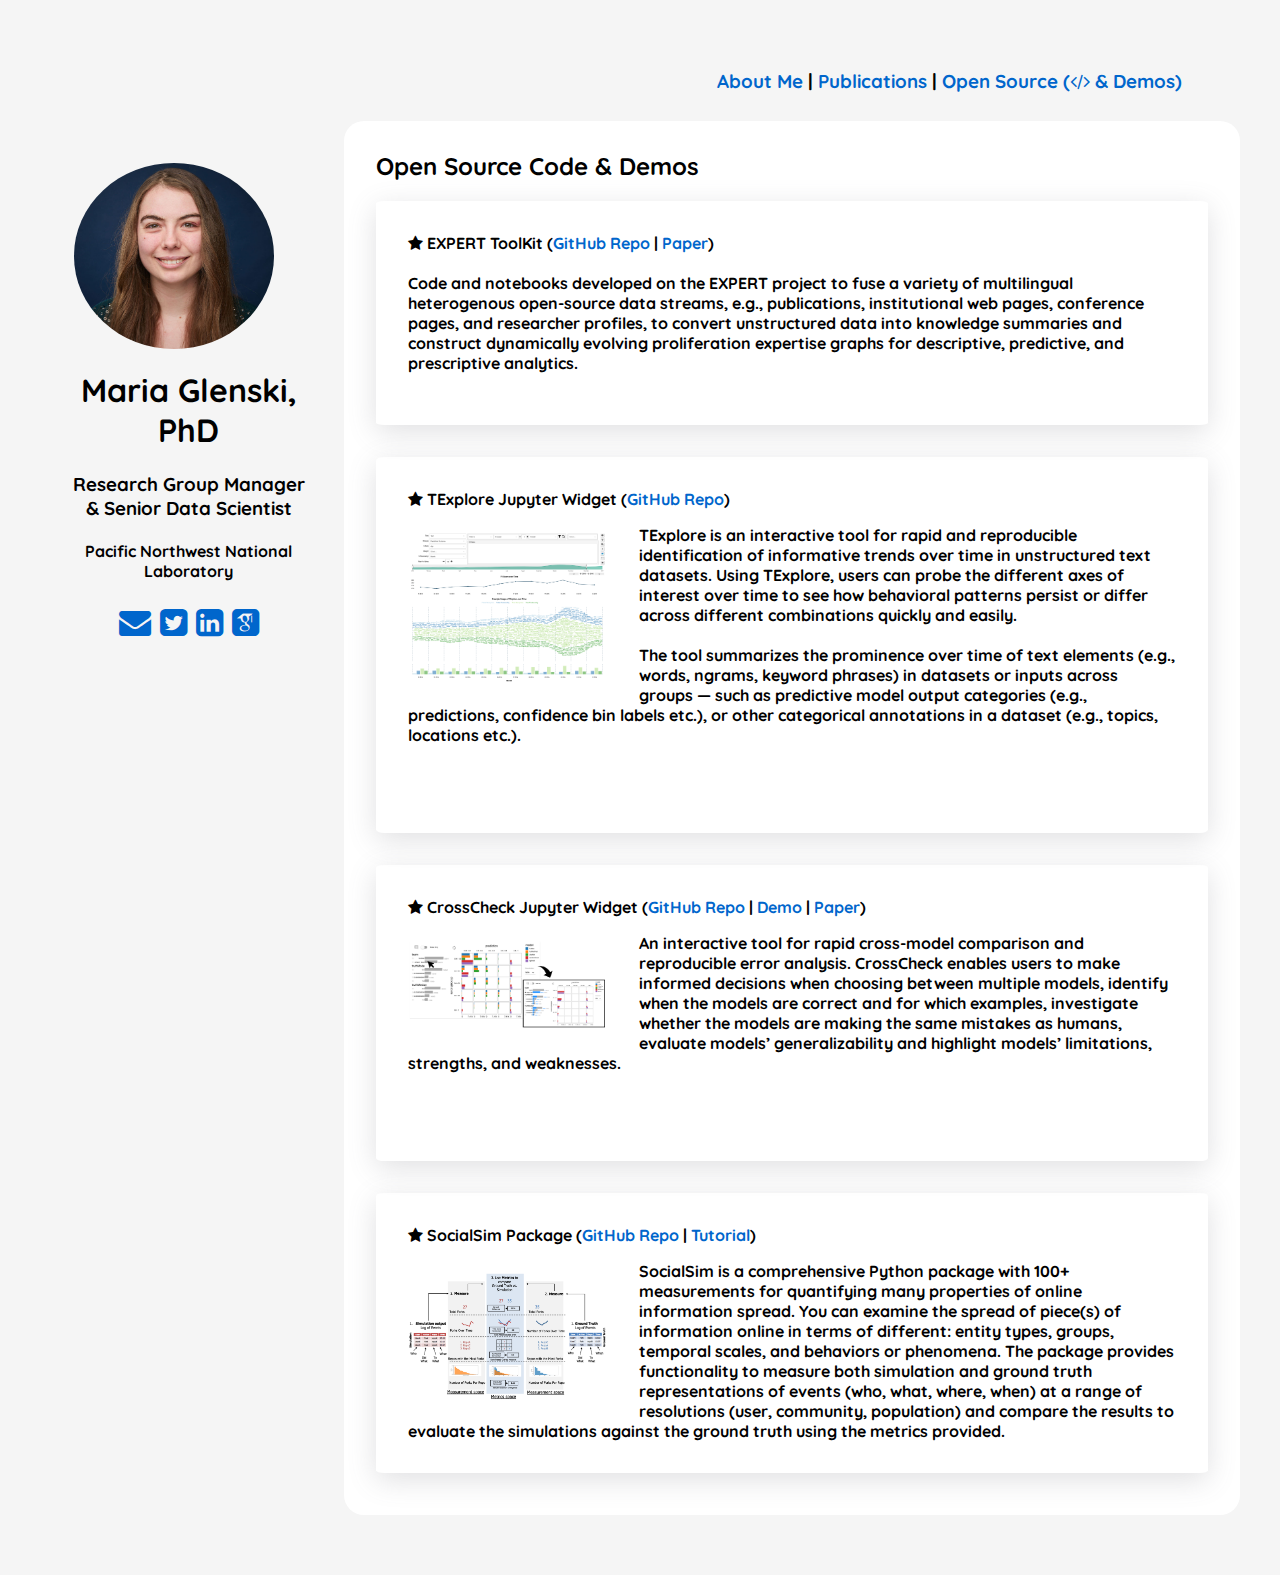
<file: demos.html>
<html>

<head>
  <title>Maria Glenski</title>
  <meta http-equiv="Pragma" content="no-cache" />
  <link rel="stylesheet" href="css/font-awesome.min.css">
  <link rel="stylesheet" href="css/academicons.min.css">
  <link rel="stylesheet" type="text/css" href="css/style.css">
  <link rel="stylesheet" type="text/css" href="css/new_style.css">
  <link href="https://fonts.googleapis.com/css2?family=Quicksand:wght@300&display=swap" rel="stylesheet">
  <script src="components/nav-header.js" type="text/javascript" defer></script> 
  <script src="components/top-nav.js" type="text/javascript" defer></script>
  <script src="components/side-intro.js" type="text/javascript" defer></script>


</head>

<body height='100%' class="page">

 
<div class="wrapper">
  <header class="header"> 
      <top-nav></top-nav>
    </header>
    
    
  <aside class="aside aside-1">  
    <side-intro></side-intro>
      
  </aside>
    
    
    
  <article class="main">

    <h2> Open Source Code & Demos </h2>


        <div class = "democard" width="100%" style="float:left;">
          <div class="democardcontent">
                    <i class="fa fa-star" aria-hidden="true"></i>
                   <b>EXPERT ToolKit</b> (<a href="https://github.com/pnnl/EXPERT" target="_blank">GitHub Repo</a>
                   | <a href="https://ieeexplore.ieee.org/abstract/document/9750937" target="_blank">Paper</a>)
                   <br> <br>
                   Code and notebooks developed on the EXPERT project to fuse a variety of multilingual heterogenous open-source data streams, e.g., publications, institutional web pages, conference pages, and researcher profiles, to convert unstructured data into knowledge summaries and construct dynamically evolving proliferation expertise graphs for descriptive, predictive, and prescriptive analytics.
                   <br><br>
          </div>
        </div>

       <div class = "democard" width="100%" style="float:left;">
           <div class="democardcontent">
                      <i class="fa fa-star" aria-hidden="true"></i>
                <b>TExplore Jupyter Widget</b>
                (<a href="https://github.com/pnnl/texplore" target="_blank"><b>GitHub Repo</b></a>)

                 <br>

                 <div>
                   <img style="float: left; max-width: 200px; margin:0.5rem 2rem 1rem 0rem;"
                   src="images/texplore.png" />

                    <p>
                      TExplore is an interactive tool for rapid and reproducible
                      identification of informative trends over time in unstructured
                      text datasets. Using TExplore, users can probe the
                      different axes of interest over time to see how behavioral
                      patterns persist or differ across different combinations
                      quickly and easily.

                      <br><br>

                      The tool summarizes the prominence over time
                      of text elements (e.g., words, ngrams, keyword phrases) in
                      datasets or inputs across groups — such as predictive model
                      output categories (e.g., predictions, confidence bin labels
                      etc.), or other categorical annotations in a dataset (e.g.,
                      topics, locations etc.).
                    </p>
                  </div>


                  <br><br>
      </div>
      </div>
                     <br><br><br>

       <div class="democard" width="100%" style="float:left;">
           <div class="democardcontent">

                        <i class="fa fa-star" aria-hidden="true"></i>
                 <b>CrossCheck Jupyter Widget</b>
                 (<a href="https://github.com/pnnl/crosscheck" target="_blank"><b>GitHub Repo</b></a>
                 | <a href="https://pnnl.github.io/crosscheck/" target="_blank" >Demo</a>
                 | <a href="https://aclanthology.org/2021.dash-1.13.pdf" target="_blank">Paper</a>)

                  <br>

                  <div>
                    <img style="float: left; max-width: 200px; margin:0.5rem 2rem 1rem 0rem;" src="images/cc.png" />

                     <p>
                       An interactive tool for rapid cross-model comparison and reproducible error analysis. CrossCheck enables users to make informed
                        decisions when choosing between multiple
                        models, identify when the models are correct
                        and for which examples, investigate whether
                        the models are making the same mistakes as
                        humans, evaluate models’ generalizability and
                        highlight models’ limitations, strengths, and
                        weaknesses.
                     </p>
                   </div>


                   <br><br>
    </div>
       </div>

        <div class = "democard" width="100%" style="float:left;">
          <div class="democardcontent">

                           <i class="fa fa-star" aria-hidden="true"></i>
                    <b>SocialSim Package</b>
                    (<a href="https://github.com/pnnl/socialsim_package" target="_blank"><b>GitHub Repo</b></a>
                    | <a href="https://github.com/pnnl/socialsim_package/tree/master/tutorial/notebooks" target="_blank" >Tutorial</a>)

                     <br>

                     <div>
                       <img style="float: left; max-width: 200px; margin:0.5rem 2rem 1rem 0rem;" src="images/socialsim.png" />

                        <p>
                          SocialSim is a comprehensive Python package with 100+
                          measurements for quantifying many properties of online
                          information spread. You can examine the spread of piece(s)
                          of information online in terms of different: entity types,
                          groups, temporal scales, and behaviors or phenomena.
                          The package provides
                          functionality to measure both simulation and ground truth
                          representations of events (who, what, where, when) at a
                          range of resolutions (user, community, population) and
                          compare the results to evaluate the simulations against
                          the ground truth using the metrics provided.
                        </p>
                      </div>

              </div>
            </div>
 
      
      
      
      
      
      
  </article>
  <!--<aside class="aside aside-2">Aside 2</aside>-->
  <footer class="footer"></footer>
</div>


    
    
    
    
    
<!---------------------------------------------------------------------------->
<!---------------------------------------------------------------------------->

</body>

</html>
</file>
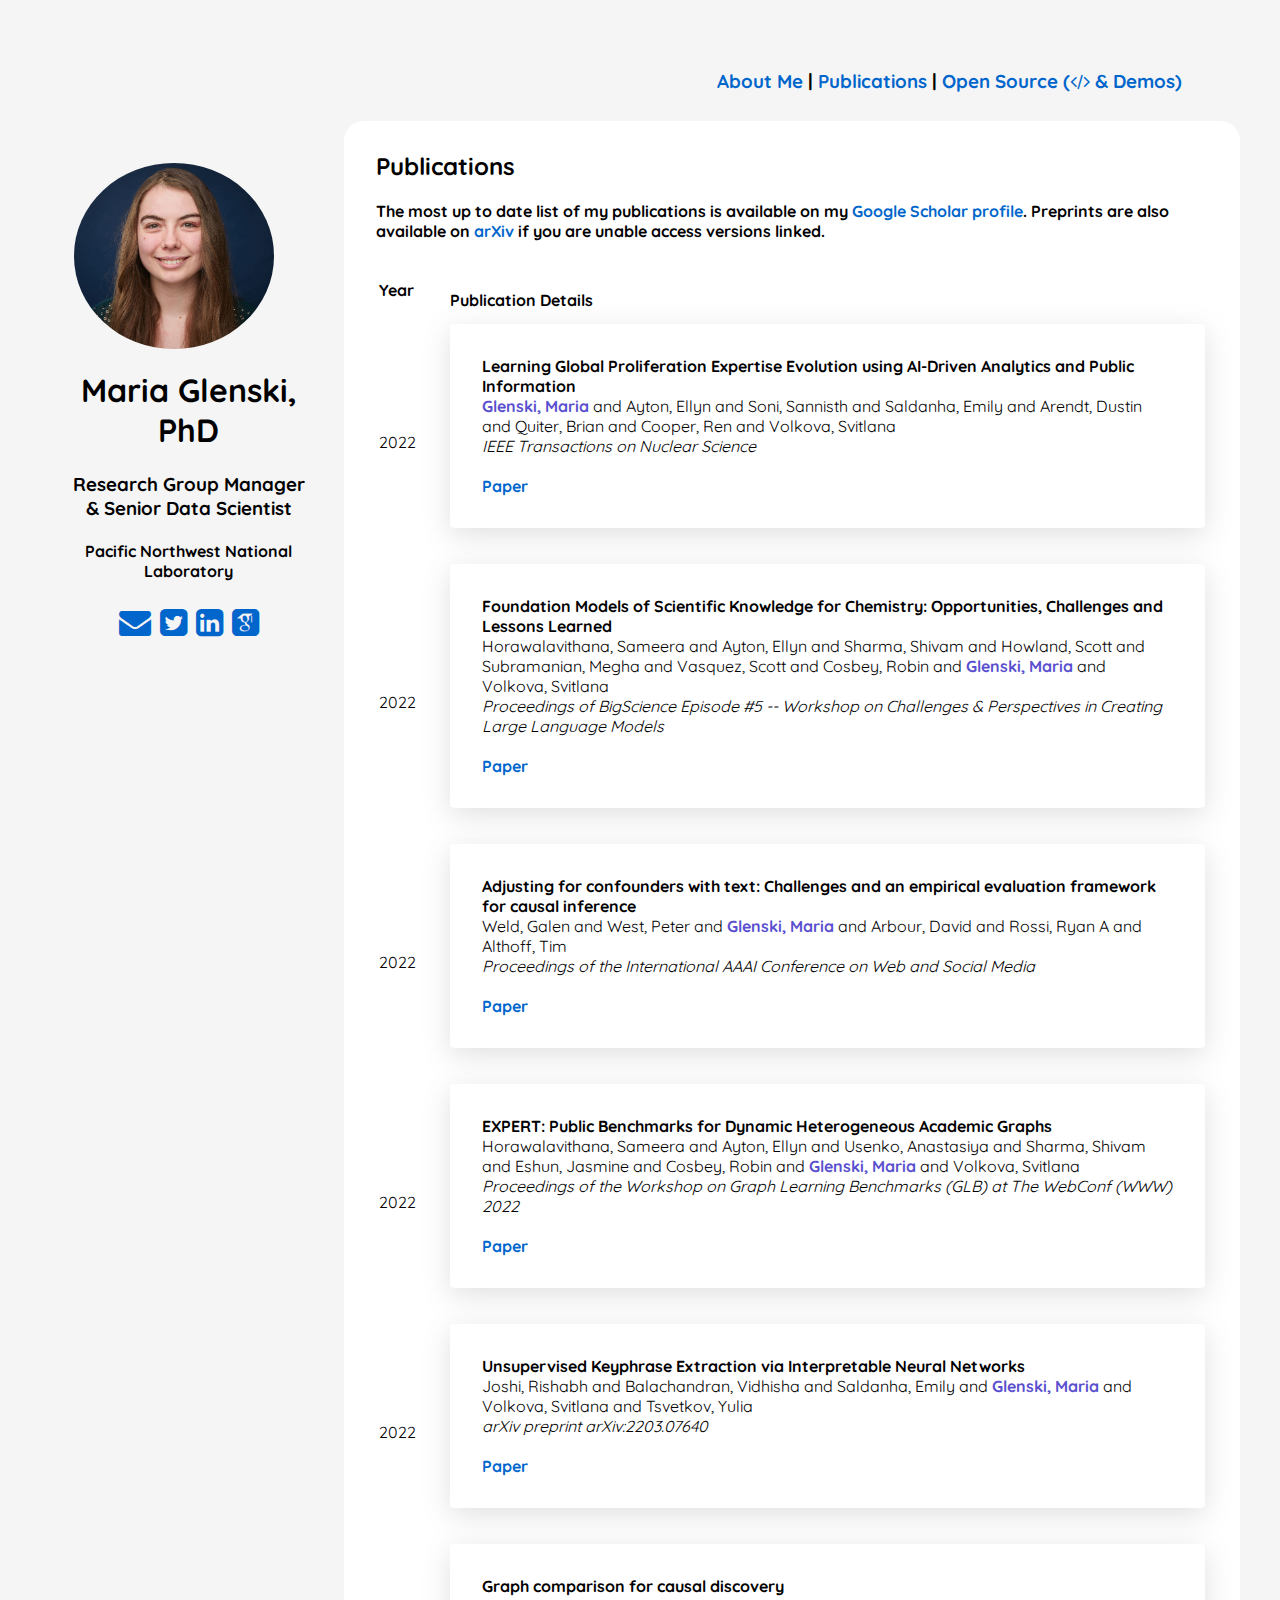
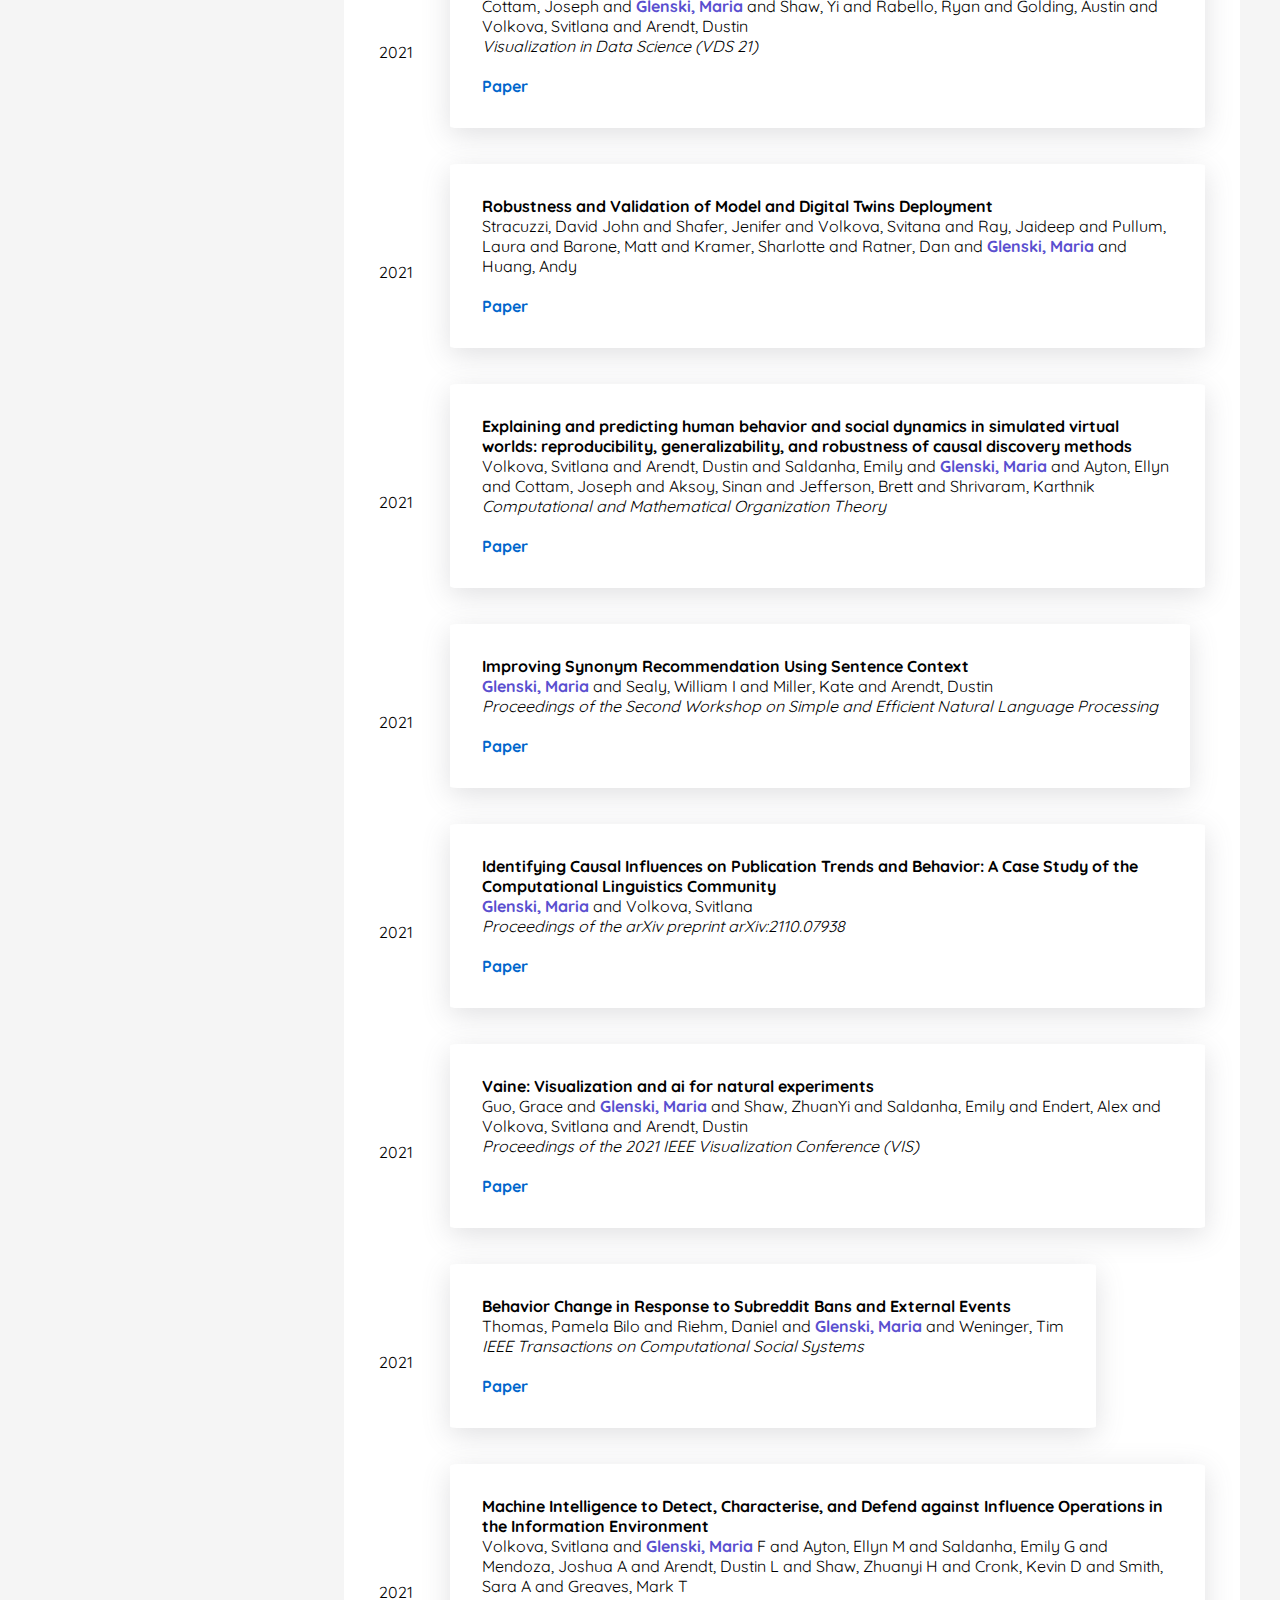
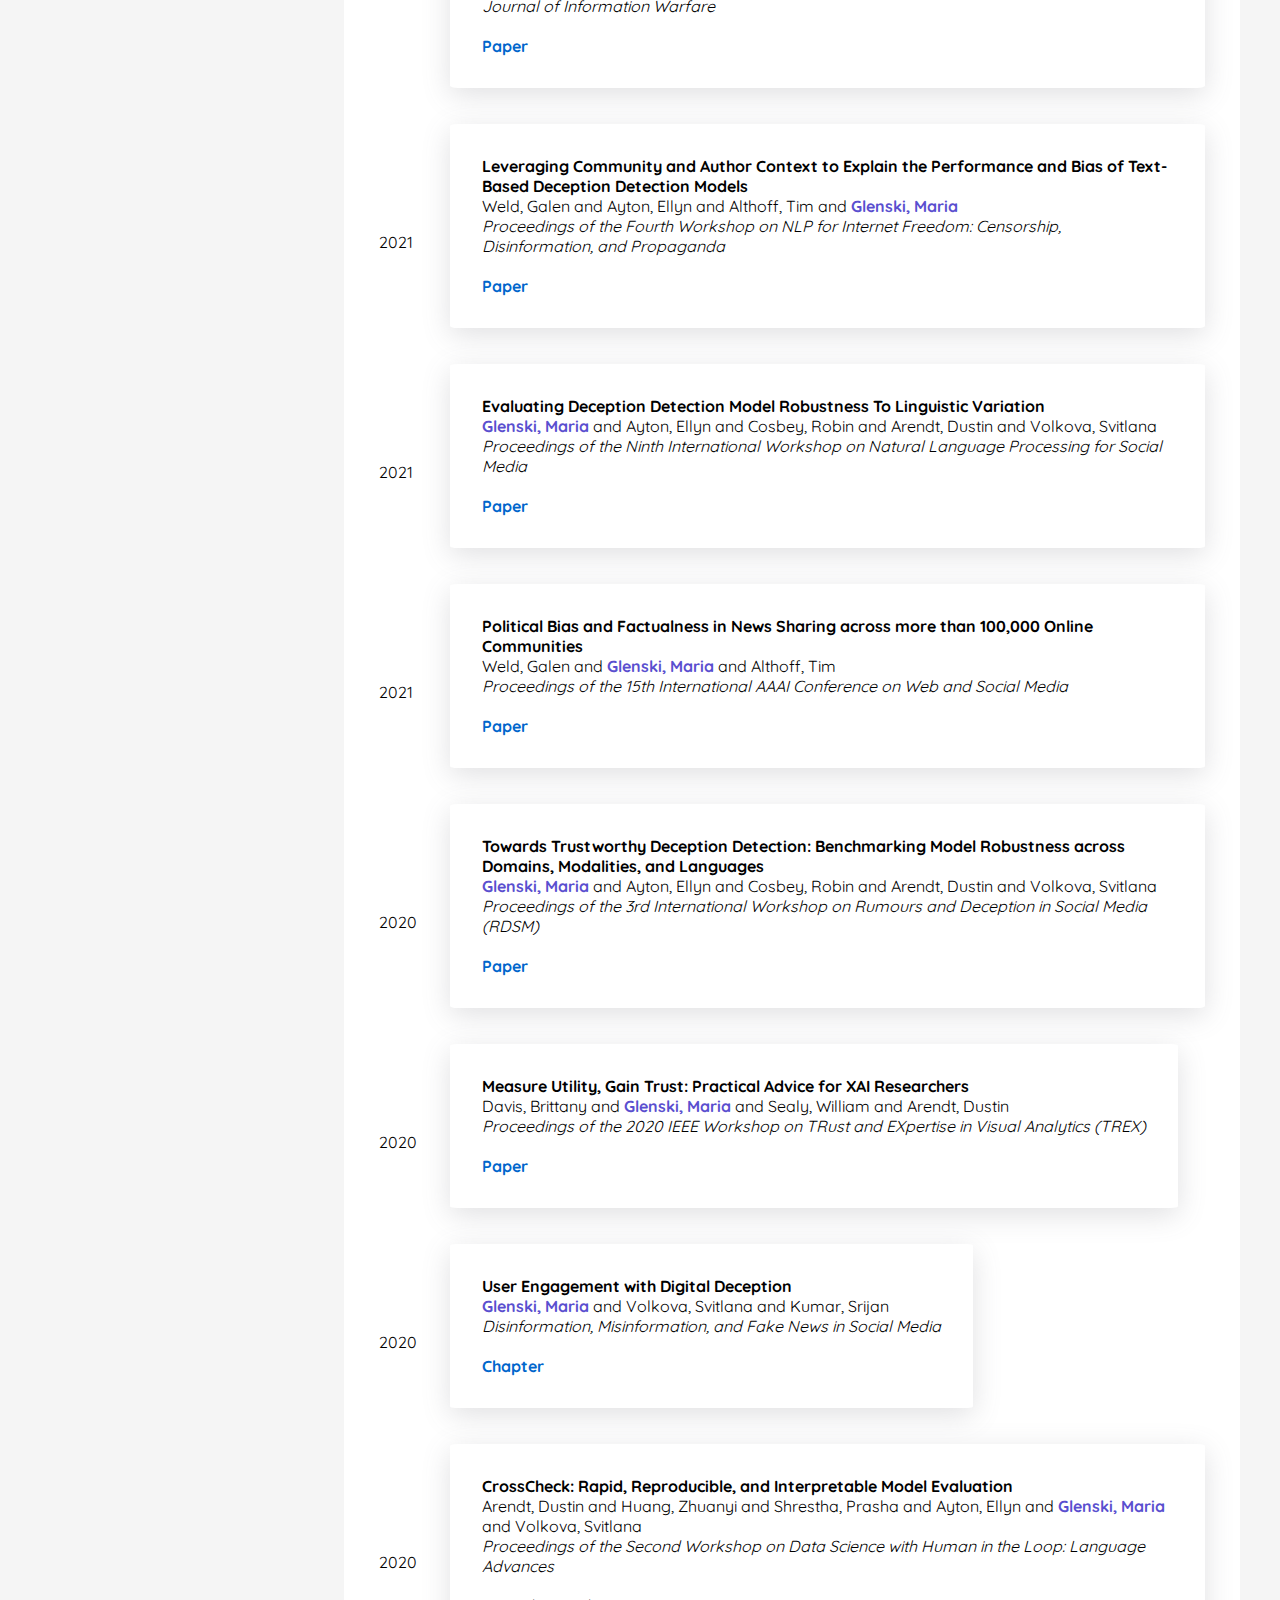
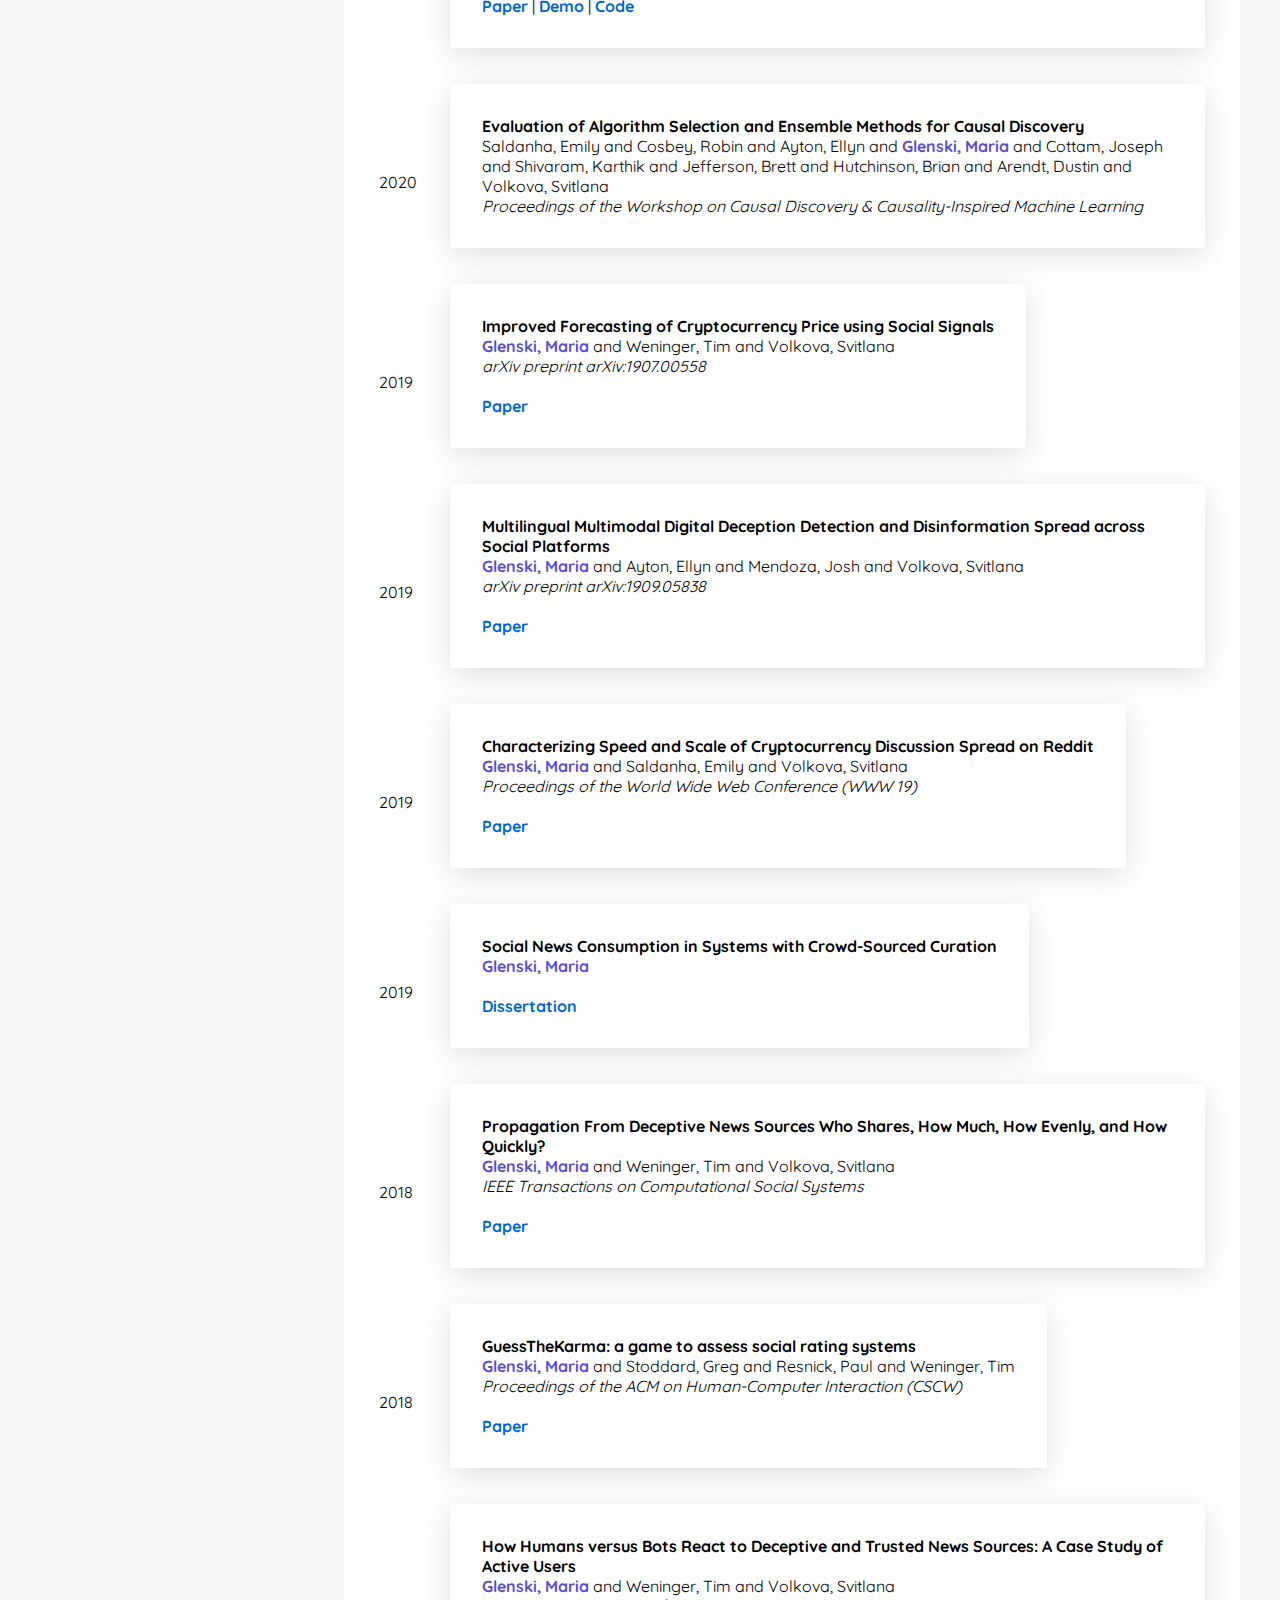
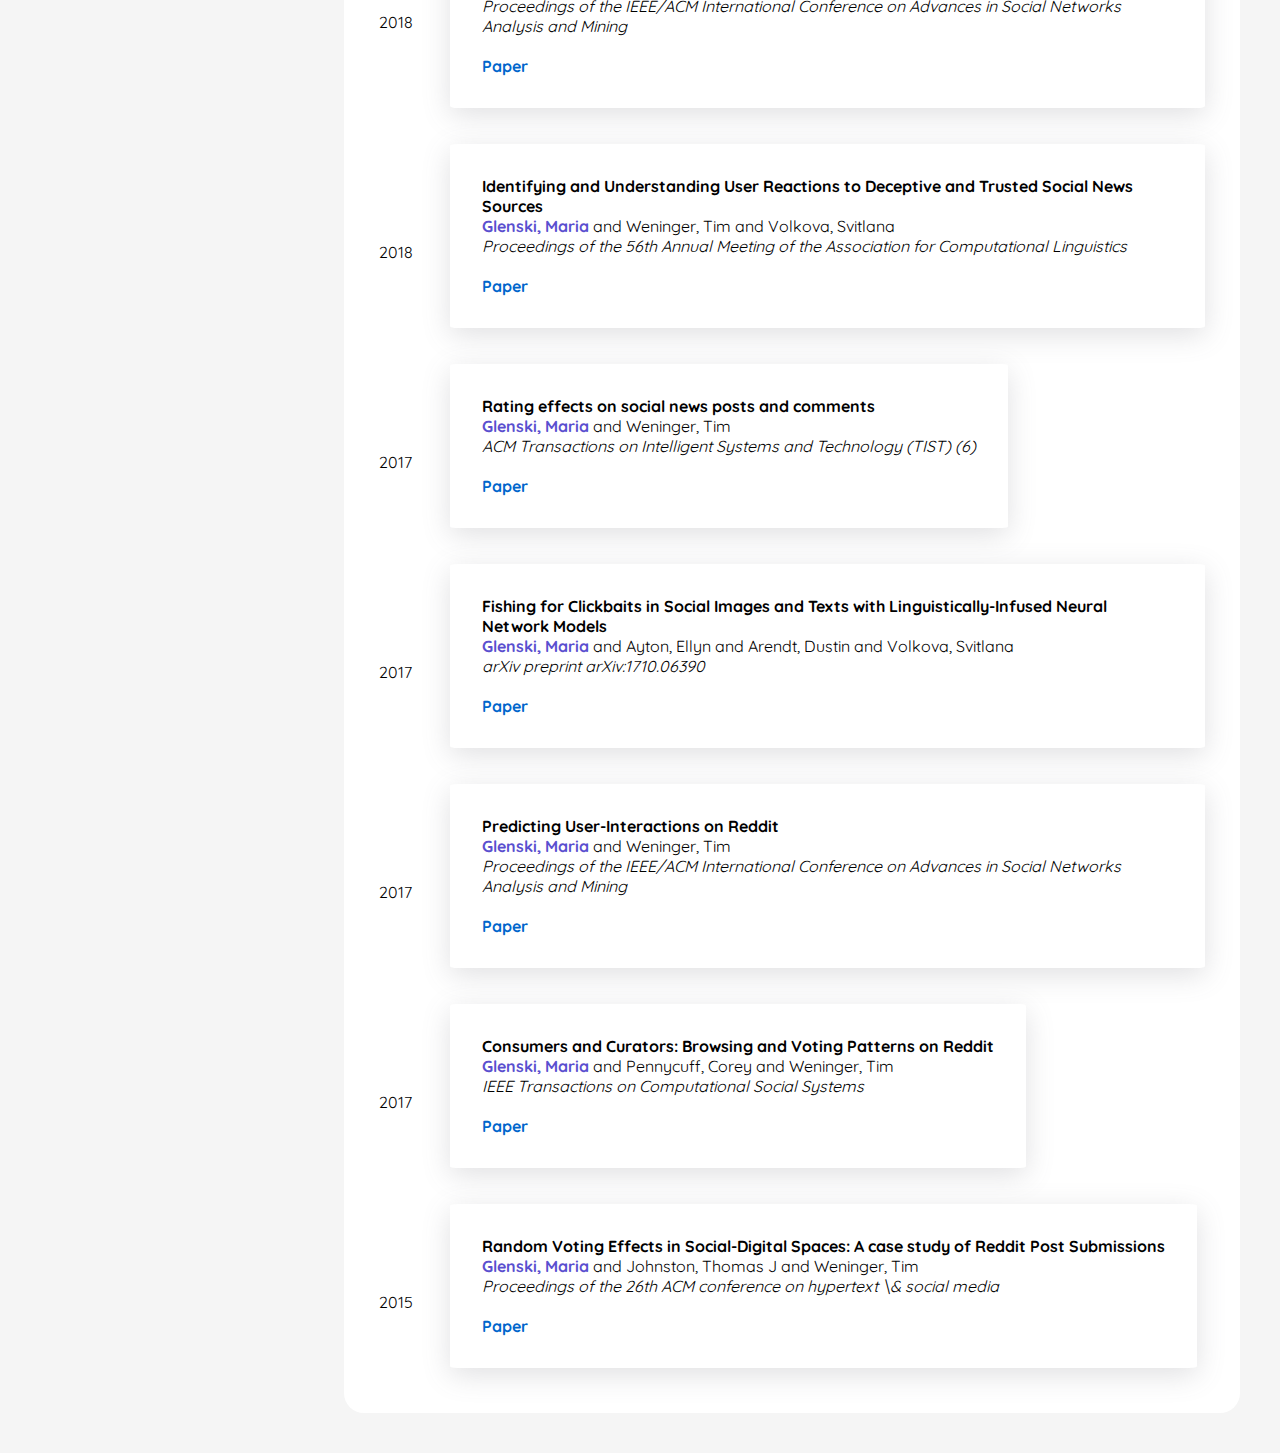
<file: publications.html>
<html>

<head>
  <title>Maria Glenski</title>
  <meta http-equiv="Pragma" content="no-cache" />
  <link rel="stylesheet" href="css/font-awesome.min.css">
  <link rel="stylesheet" href="css/academicons.min.css">
  <link rel="stylesheet" type="text/css" href="css/style.css">
  <link rel="stylesheet" type="text/css" href="css/new_style.css">
  <link href="https://fonts.googleapis.com/css2?family=Quicksand:wght@300&display=swap" rel="stylesheet">
  <script src="components/nav-header.js" type="text/javascript" defer></script> 
  <script src="components/top-nav.js" type="text/javascript" defer></script>
  <script src="components/side-intro.js" type="text/javascript" defer></script>

  <link href="https://fonts.googleapis.com/css2?family=Quicksand:wght@300&display=swap" rel="stylesheet"> 
  <script src="https://www.kryogenix.org/code/browser/sorttable/sorttable.js"></script>

</head>


<body class="page" height='100%'>





<div class="wrapper">
  <header class="header"> 
      <top-nav></top-nav>
    </header>
    
    
  <aside class="aside aside-1">  
    <side-intro></side-intro>
      
  </aside>
    
     
  <article class="main">

<h2>Publications</h2>
    <p>
    The most up to date list of my publications is available on my <a href="https://scholar.google.com/citations?user=gASdXl8AAAAJ&hl=en" target="_blank">Google Scholar profile</a>.
     Preprints are also available on <a href="https://arxiv.org/search/?searchtype=author&query=Glenski%2C+M" target="_blank">arXiv</a> if you are unable access versions linked.
    </p>

    <br> 



  <table class="sortable">
    <tr>
      <th style="text-align:left;"> Year &nbsp;&nbsp;&nbsp;&nbsp;&nbsp;&nbsp;&nbsp;&nbsp;&nbsp;&nbsp;     </th>
     <th> &nbsp;&nbsp; </th>
     <th style="text-align:left;"> Publication Details </th>
    </tr>


      	<tr class="item">
      	 <td>2022</td>
      	 <td></td>
      	 <td>
      		<div class="democard" width="100%" style="float:left;">
      		  <div class="democardcontent">
      		  <p>
      		  <b>
      		  Learning Global Proliferation Expertise Evolution using AI-Driven Analytics and Public Information</b>
      		<br>  <b class="purplefont">Glenski, Maria</b> and Ayton, Ellyn and Soni, Sannisth and Saldanha, Emily and Arendt, Dustin and Quiter, Brian and Cooper, Ren and Volkova, Svitlana
      		<br>  <i>IEEE Transactions on Nuclear Science</i>
      		<br><br> <a href="https://ieeexplore.ieee.org/document/9750937" target="_blank" >Paper</a>
      		  <!--- | <a href="" target="_blank" >Presentation</a> | --->
      		  <!--- <a href="" target="_blank" >Poster</a> | --->
      		  <!--- <a href="" target="_blank" >Demo</a> | --->
      		  <!--- <a href="" target="_blank" >Code</a> | --->
      		 <br>
      		  </div>
      		</div>
      	 </td>
      	</tr>

      	<tr class="item">
      	 <td>2022</td>
      	 <td></td>
      	 <td>
      		<div class="democard" width="100%" style="float:left;">
      		  <div class="democardcontent">
      		  <p>
      		  <b>
      		  Foundation Models of Scientific Knowledge for Chemistry: Opportunities, Challenges and Lessons Learned</b>
      		<br>  Horawalavithana, Sameera and Ayton, Ellyn and Sharma, Shivam and Howland, Scott and Subramanian, Megha and Vasquez, Scott and Cosbey, Robin and <b class="purplefont">Glenski, Maria</b> and Volkova, Svitlana
      		<br>  <i>Proceedings of BigScience Episode #5 -- Workshop on Challenges & Perspectives in Creating Large Language Models</i>
      		<br><br> <a href="https://aclanthology.org/2022.bigscience-1.12.pdf" target="_blank" >Paper</a>
      		  <!--- | <a href="" target="_blank" >Presentation</a> | --->
      		  <!--- <a href="" target="_blank" >Poster</a> | --->
      		  <!--- <a href="" target="_blank" >Demo</a> | --->
      		  <!--- <a href="" target="_blank" >Code</a> | --->
      		 <br>
      		  </div>
      		</div>
      	 </td>
      	</tr>


          	<tr class="item">
          	 <td>2022</td>
          	 <td></td>
          	 <td>
          		<div class="democard" width="100%" style="float:left;">
          		  <div class="democardcontent">
          		  <p>
          		  <b>
          		  Adjusting for confounders with text: Challenges and an empirical evaluation framework for causal inference</b>
          		<br>  Weld, Galen and West, Peter and <b class="purplefont">Glenski, Maria</b> and Arbour, David and Rossi, Ryan A and Althoff, Tim
          		<br>  <i>Proceedings of the International AAAI Conference on Web and Social Media</i>
          		<br><br> <a href="https://ojs.aaai.org/index.php/ICWSM/article/view/19362/19134" target="_blank" >Paper</a>
          		  <!--- | <a href="" target="_blank" >Presentation</a> | --->
          		  <!--- <a href="" target="_blank" >Poster</a> | --->
          		  <!--- <a href="" target="_blank" >Demo</a> | --->
          		  <!--- <a href="" target="_blank" >Code</a> | --->
          		 <br>
          		  </div>
          		</div>
          	 </td>
          	</tr>

  	<tr class="item">
  	 <td>2022</td>
  	 <td></td>
  	 <td>
  		<div class="democard" width="100%" style="float:left;">
  		  <div class="democardcontent">
  		  <p>
  		  <b>
  		  EXPERT: Public Benchmarks for Dynamic Heterogeneous Academic Graphs</b>
  		<br>  Horawalavithana, Sameera and Ayton, Ellyn and Usenko, Anastasiya and Sharma, Shivam and Eshun, Jasmine and Cosbey, Robin and <b class="purplefont">Glenski, Maria</b> and Volkova, Svitlana
  		<br>  <i>Proceedings of the Workshop on Graph Learning Benchmarks (GLB) at The WebConf (WWW) 2022</i>
  		<br><br> <a href="https://arxiv.org/pdf/2204.07203.pdf" target="_blank" >Paper</a>
  		  <!--- | <a href="" target="_blank" >Presentation</a> | --->
  		  <!--- <a href="" target="_blank" >Poster</a> | --->
  		  <!--- <a href="" target="_blank" >Demo</a> | --->
  		  <!--- <a href="" target="_blank" >Code</a> | --->
  		 <br>
  		  </div>
  		</div>
  	 </td>
  	</tr>


  	<tr class="item">
  	 <td>2022</td>
  	 <td></td>
  	 <td>
  		<div class="democard" width="100%" style="float:left;">
  		  <div class="democardcontent">
  		  <p>
  		  <b>
  		  Unsupervised Keyphrase Extraction via Interpretable Neural Networks</b>
  		<br>  Joshi, Rishabh and Balachandran, Vidhisha and Saldanha, Emily and <b class="purplefont">Glenski, Maria</b> and Volkova, Svitlana and Tsvetkov, Yulia
  		<br>  <i>arXiv preprint arXiv:2203.07640</i>
  		<br><br> <a href="https://arxiv.org/pdf/2203.07640.pdf" target="_blank" >Paper</a>
  		  <!--- | <a href="" target="_blank" >Presentation</a> | --->
  		  <!--- <a href="" target="_blank" >Poster</a> | --->
  		  <!--- <a href="" target="_blank" >Demo</a> | --->
  		  <!--- <a href="" target="_blank" >Code</a> | --->
  		 <br>
  		  </div>
  		</div>
  	 </td>
  	</tr>

    <!---
      	<tr class="item">
      	 <td>2022</td>
      	 <td></td>
      	 <td>
      		<div class="democard" width="100%" style="float:left;">
      		  <div class="democardcontent">
      		  <p>
      		  <b>
      		  State of the Benchmark: Existing Efforts across Modalities supporting Single and Multipurpose AI</b>
      		<br>  <b class="purplefont">Glenski, Maria</b> and Ayton, Ellyn and Cosbey, Robin and Comising, Alyssa Pauline and Volkova, Svitlana

      		  </div>
      		</div>
      	 </td>
      	</tr>

    ---->

  	<tr class="item">
  	 <td>2021</td>
  	 <td></td>
  	 <td>
  		<div class="democard" width="100%" style="float:left;">
  		  <div class="democardcontent">
  		  <p>
  		  <b>
  		  Graph comparison for causal discovery</b>
  		<br>  Cottam, Joseph and <b class="purplefont">Glenski, Maria</b> and Shaw, Yi and Rabello, Ryan and Golding, Austin and Volkova, Svitlana and Arendt, Dustin
  		<br>  <i>Visualization in Data Science (VDS 21)</i>
  		<br><br> <a href="http://www.visualdatascience.org/2021/files/vds21a-graph.pdf" target="_blank" >Paper</a>
  		  <!--- | <a href="" target="_blank" >Presentation</a> | --->
  		  <!--- <a href="" target="_blank" >Poster</a> | --->
  		  <!--- <a href="" target="_blank" >Demo</a> | --->
  		  <!--- <a href="" target="_blank" >Code</a> | --->
  		 <br>
  		  </div>
  		</div>
  	 </td>
  	</tr>

  	<tr class="item">
  	 <td>2021</td>
  	 <td></td>
  	 <td>
  		<div class="democard" width="100%" style="float:left;">
  		  <div class="democardcontent">
  		  <p>
  		  <b>
  		  Robustness and Validation of Model and Digital Twins Deployment</b>
  		<br>  Stracuzzi, David John and Shafer, Jenifer and Volkova, Svitana and Ray, Jaideep and Pullum, Laura and Barone, Matt and Kramer, Sharlotte and Ratner, Dan and <b class="purplefont">Glenski, Maria</b> and Huang, Andy
  		<!-- <br>  <i> venue </i> -->
  		<br><br> <a href="https://www.osti.gov/servlets/purl/1770631" target="_blank" >Paper</a>
  		  <!--- | <a href="" target="_blank" >Presentation</a> | --->
  		  <!--- <a href="" target="_blank" >Poster</a> | --->
  		  <!--- <a href="" target="_blank" >Demo</a> | --->
  		  <!--- <a href="" target="_blank" >Code</a> | --->
  		 <br>
  		  </div>
  		</div>
  	 </td>
  	</tr>

  	<tr class="item">
  	 <td>2021</td>
  	 <td></td>
  	 <td>
  		<div class="democard" width="100%" style="float:left;">
  		  <div class="democardcontent">
  		  <p>
  		  <b>
  		  Explaining and predicting human behavior and social dynamics in simulated virtual worlds: reproducibility, generalizability, and robustness of causal discovery methods</b>
  		<br>  Volkova, Svitlana and Arendt, Dustin and Saldanha, Emily and <b class="purplefont">Glenski, Maria</b> and Ayton, Ellyn and Cottam, Joseph and Aksoy, Sinan and Jefferson, Brett and Shrivaram, Karthnik
  		<br>  <i>Computational and Mathematical Organization Theory</i>
  		<br><br> <a href="https://link.springer.com/content/pdf/10.1007/s10588-021-09351-y.pdf" target="_blank" >Paper</a>
  		  <!--- | <a href="" target="_blank" >Presentation</a> | --->
  		  <!--- <a href="" target="_blank" >Poster</a> | --->
  		  <!--- <a href="" target="_blank" >Demo</a> | --->
  		  <!--- <a href="" target="_blank" >Code</a> | --->
  		 <br>
  		  </div>
  		</div>
  	 </td>
  	</tr>

  	<tr class="item">
  	 <td>2021</td>
  	 <td></td>
  	 <td>
  		<div class="democard" width="100%" style="float:left;">
  		  <div class="democardcontent">
  		  <p>
  		  <b>
  		  Improving Synonym Recommendation Using Sentence Context</b>
  		<br>  <b class="purplefont">Glenski, Maria</b> and Sealy, William I and Miller, Kate and Arendt, Dustin
  		<br>  <i>Proceedings of the Second Workshop on Simple and Efficient Natural Language Processing</i>
  		<br><br> <a href="https://aclanthology.org/2021.sustainlp-1.9.pdf" target="_blank" >Paper</a>
  		  <!--- | <a href="" target="_blank" >Presentation</a> | --->
  		  <!--- <a href="" target="_blank" >Poster</a> | --->
  		  <!--- <a href="" target="_blank" >Demo</a> | --->
  		  <!--- <a href="" target="_blank" >Code</a> | --->
  		 <br>
  		  </div>
  		</div>
  	 </td>
  	</tr>

  	<tr class="item">
  	 <td>2021</td>
  	 <td></td>
  	 <td>
  		<div class="democard" width="100%" style="float:left;">
  		  <div class="democardcontent">
  		  <p>
  		  <b>
  		  Identifying Causal Influences on Publication Trends and Behavior: A Case Study of the Computational Linguistics Community</b>
  		<br>  <b class="purplefont">Glenski, Maria</b> and Volkova, Svitlana
  		<br>  <i>Proceedings of the
        arXiv preprint arXiv:2110.07938</i>
  		<br><br> <a href="https://aclanthology.org/2021.cinlp-1.7.pdf" target="_blank" >Paper</a>
  		  <!--- | <a href="" target="_blank" >Presentation</a> | --->
  		  <!--- <a href="" target="_blank" >Poster</a> | --->
  		  <!--- <a href="" target="_blank" >Demo</a> | --->
  		  <!--- <a href="" target="_blank" >Code</a> | --->
  		 <br>
  		  </div>
  		</div>
  	 </td>
  	</tr>

  	<tr class="item">
  	 <td>2021</td>
  	 <td></td>
  	 <td>
  		<div class="democard" width="100%" style="float:left;">
  		  <div class="democardcontent">
  		  <p>
  		  <b>
  		  Vaine: Visualization and ai for natural experiments</b>
  		<br>  Guo, Grace and <b class="purplefont">Glenski, Maria</b> and Shaw, ZhuanYi and Saldanha, Emily and Endert, Alex and Volkova, Svitlana and Arendt, Dustin
  		<br>  <i>Proceedings of the 2021 IEEE Visualization Conference (VIS)</i>
  		<br><br> <a href="https://arxiv.org/pdf/2109.04348.pdf" target="_blank" >Paper</a>
  		  <!--- | <a href="" target="_blank" >Presentation</a> | --->
  		  <!--- <a href="" target="_blank" >Poster</a> | --->
  		  <!--- <a href="" target="_blank" >Demo</a> | --->
  		  <!--- <a href="" target="_blank" >Code</a> | --->
  		 <br>
  		  </div>
  		</div>
  	 </td>
  	</tr>

  	<tr class="item">
  	 <td>2021</td>
  	 <td></td>
  	 <td>
  		<div class="democard" width="100%" style="float:left;">
  		  <div class="democardcontent">
  		  <p>
  		  <b>
  		  Behavior Change in Response to Subreddit Bans and External Events</b>
  		<br>  Thomas, Pamela Bilo and Riehm, Daniel and <b class="purplefont">Glenski, Maria</b> and Weninger, Tim
  		<br>  <i>IEEE Transactions on Computational Social Systems</i>
  		<br><br> <a href="https://www.osti.gov/pages/servlets/purl/1836245" target="_blank" >Paper</a>
  		  <!--- | <a href="" target="_blank" >Presentation</a> | --->
  		  <!--- <a href="" target="_blank" >Poster</a> | --->
  		  <!--- <a href="" target="_blank" >Demo</a> | --->
  		  <!--- <a href="" target="_blank" >Code</a> | --->
  		 <br>
  		  </div>
  		</div>
  	 </td>
  	</tr>

  	<tr class="item">
  	 <td>2021</td>
  	 <td></td>
  	 <td>
  		<div class="democard" width="100%" style="float:left;">
  		  <div class="democardcontent">
  		  <p>
  		  <b>
  		  Machine Intelligence to Detect, Characterise, and Defend against Influence Operations in the Information Environment</b>
  		<br>  Volkova, Svitlana and <b class="purplefont">Glenski, Maria</b> F and Ayton, Ellyn M and Saldanha, Emily G and Mendoza, Joshua A and Arendt, Dustin L and Shaw, Zhuanyi H and Cronk, Kevin D and Smith, Sara A and Greaves, Mark T
  		<br>  <i>Journal of Information Warfare</i>
  		<br><br> <a href="https://www.jinfowar.com/journal/volume-20-issue-2/machine-intelligence-detect-characterise-defend-against-influence-operations-information-environment" target="_blank" >Paper</a>
  		  <!--- | <a href="" target="_blank" >Presentation</a> | --->
  		  <!--- <a href="" target="_blank" >Poster</a> | --->
  		  <!--- <a href="" target="_blank" >Demo</a> | --->
  		  <!--- <a href="" target="_blank" >Code</a> | --->
  		 <br>
  		  </div>
  		</div>
  	 </td>
  	</tr>

  	<tr class="item">
  	 <td>2021</td>
  	 <td></td>
  	 <td>
  		<div class="democard" width="100%" style="float:left;">
  		  <div class="democardcontent">
  		  <p>
  		  <b>
  		  Leveraging Community and Author Context to Explain the Performance and Bias of Text-Based Deception Detection Models</b>
  		<br>  Weld, Galen and Ayton, Ellyn and Althoff, Tim and <b class="purplefont">Glenski, Maria</b>
  		<br>  <i>Proceedings of the Fourth Workshop on NLP for Internet Freedom: Censorship, Disinformation, and Propaganda</i>
  		<br><br> <a href="https://aclanthology.org/2021.nlp4if-1.5.pdf" target="_blank" >Paper</a>
  		  <!--- | <a href="" target="_blank" >Presentation</a> | --->
  		  <!--- <a href="" target="_blank" >Poster</a> | --->
  		  <!--- <a href="" target="_blank" >Demo</a> | --->
  		  <!--- <a href="" target="_blank" >Code</a> | --->
  		 <br>
  		  </div>
  		</div>
  	 </td>
  	</tr>

  	<tr class="item">
  	 <td>2021</td>
  	 <td></td>
  	 <td>
  		<div class="democard" width="100%" style="float:left;">
  		  <div class="democardcontent">
  		  <p>
  		  <b>
  		  Evaluating Deception Detection Model Robustness To Linguistic Variation</b>
  		<br>  <b class="purplefont">Glenski, Maria</b> and Ayton, Ellyn and Cosbey, Robin and Arendt, Dustin and Volkova, Svitlana
  		<br>  <i>Proceedings of the Ninth International Workshop on Natural Language Processing for Social Media</i>
  		<br><br> <a href="https://aclanthology.org/2021.socialnlp-1.6.pdf" target="_blank" >Paper</a>
  		  <!--- | <a href="" target="_blank" >Presentation</a> | --->
  		  <!--- <a href="" target="_blank" >Poster</a> | --->
  		  <!--- <a href="" target="_blank" >Demo</a> | --->
  		  <!--- <a href="" target="_blank" >Code</a> | --->
  		 <br>
  		  </div>
  		</div>
  	 </td>
  	</tr>

  	<tr class="item">
  	 <td>2021</td>
  	 <td></td>
  	 <td>
  		<div class="democard" width="100%" style="float:left;">
  		  <div class="democardcontent">
  		  <p>
  		  <b>
  		  Political Bias and Factualness in News Sharing across more than 100,000 Online Communities</b>
  		<br>  Weld, Galen and <b class="purplefont">Glenski, Maria</b> and Althoff, Tim
  		<br>  <i>Proceedings of the 15th International AAAI Conference on Web and Social Media</i>
  		<br><br> <a href="https://ojs.aaai.org/index.php/ICWSM/article/view/18104/17907" target="_blank" >Paper</a>
  		  <!--- | <a href="" target="_blank" >Presentation</a> | --->
  		  <!--- <a href="" target="_blank" >Poster</a> | --->
  		  <!--- <a href="" target="_blank" >Demo</a> | --->
  		  <!--- <a href="" target="_blank" >Code</a> | --->
  		 <br>
  		  </div>
  		</div>
  	 </td>
  	</tr>

  	<tr class="item">
  	 <td>2020</td>
  	 <td></td>
  	 <td>
  		<div class="democard" width="100%" style="float:left;">
  		  <div class="democardcontent">
  		  <p>
  		  <b>
  		  Towards Trustworthy Deception Detection: Benchmarking Model Robustness across Domains, Modalities, and Languages</b>
  		<br>  <b class="purplefont">Glenski, Maria</b> and Ayton, Ellyn and Cosbey, Robin and Arendt, Dustin and Volkova, Svitlana
  		<br>  <i>Proceedings of the 3rd International Workshop on Rumours and Deception in Social Media (RDSM)</i>
  		<br><br> <a href="https://aclanthology.org/2020.rdsm-1.1.pdf" target="_blank" >Paper</a>
  		  <!--- | <a href="" target="_blank" >Presentation</a> | --->
  		  <!--- <a href="" target="_blank" >Poster</a> | --->
  		  <!--- <a href="" target="_blank" >Demo</a> | --->
  		  <!--- <a href="" target="_blank" >Code</a> | --->
  		 <br>
  		  </div>
  		</div>
  	 </td>
  	</tr>

  	<tr class="item">
  	 <td>2020</td>
  	 <td></td>
  	 <td>
  		<div class="democard" width="100%" style="float:left;">
  		  <div class="democardcontent">
  		  <p>
  		  <b>
  		  Measure Utility, Gain Trust: Practical Advice for XAI Researchers</b>
  		<br>  Davis, Brittany and <b class="purplefont">Glenski, Maria</b> and Sealy, William and Arendt, Dustin
  		<br>  <i>Proceedings of the 2020 IEEE Workshop on TRust and EXpertise in Visual Analytics (TREX)</i>
  		<br><br> <a href="https://trexvis.github.io/Workshop2020/papers/Arendt.pdf" target="_blank" >Paper</a>
  		  <!--- | <a href="" target="_blank" >Presentation</a> | --->
  		  <!--- <a href="" target="_blank" >Poster</a> | --->
  		  <!--- <a href="" target="_blank" >Demo</a> | --->
  		  <!--- <a href="" target="_blank" >Code</a> | --->
  		 <br>
  		  </div>
  		</div>
  	 </td>
  	</tr>

  	<tr class="item">
  	 <td>2020</td>
  	 <td></td>
  	 <td>
  		<div class="democard" width="100%" style="float:left;">
  		  <div class="democardcontent">
  		  <p>
  		  <b>
  		  User Engagement with Digital Deception</b>
  		<br>  <b class="purplefont">Glenski, Maria</b> and Volkova, Svitlana and Kumar, Srijan
  		<br>  <i>Disinformation, Misinformation, and Fake News in Social Media</i>
  		<br><br> <a href="https://link.springer.com/chapter/10.1007/978-3-030-42699-6_3" target="_blank" >Chapter</a>
  		  <!--- | <a href="" target="_blank" >Presentation</a> | --->
  		  <!--- <a href="" target="_blank" >Poster</a> | --->
  		  <!--- <a href="" target="_blank" >Demo</a> | --->
  		  <!--- <a href="" target="_blank" >Code</a> | --->
  		 <br>
  		  </div>
  		</div>
  	 </td>
  	</tr>

  	<tr class="item">
  	 <td>2020</td>
  	 <td></td>
  	 <td>
  		<div class="democard" width="100%" style="float:left;">
  		  <div class="democardcontent">
  		  <p>
  		  <b>
  		  CrossCheck: Rapid, Reproducible, and Interpretable Model Evaluation</b>
  		<br>  Arendt, Dustin and Huang, Zhuanyi and Shrestha, Prasha and Ayton, Ellyn and <b class="purplefont">Glenski, Maria</b> and Volkova, Svitlana
  		<br>  <i>Proceedings of the Second Workshop on Data Science with Human in the Loop: Language Advances</i>
  		<br><br> <a href="https://aclanthology.org/2021.dash-1.13.pdf" target="_blank" >Paper</a> |
  		  <!--- | <a href="" target="_blank" >Presentation</a> | --->
  		  <!--- <a href="" target="_blank" >Poster</a> | --->
  		          <a href="https://pnnl.github.io/crosscheck/" target="_blank" >Demo</a> |
  		          <a href="https://github.com/pnnl/crosscheck" target="_blank" >Code</a>
  		 <br>
  		  </div>
  		</div>
  	 </td>
  	</tr>

      	<tr class="item">
      	 <td>2020</td>
      	 <td></td>
      	 <td>
      		<div class="democard" width="100%" style="float:left;">
      		  <div class="democardcontent">
      		  <p>
      		  <b>
      		  Evaluation of Algorithm Selection and Ensemble Methods for Causal Discovery</b>
      		<br>  Saldanha, Emily and Cosbey, Robin and Ayton, Ellyn and <b class="purplefont">Glenski, Maria</b> and Cottam, Joseph and Shivaram, Karthik and Jefferson, Brett and Hutchinson, Brian and Arendt, Dustin and Volkova, Svitlana
      		<br>  <i>Proceedings of the Workshop on Causal Discovery & Causality-Inspired Machine Learning</i>
      		  <!--- | <a href="" target="_blank" >Presentation</a> | --->
      		  <!--- <a href="" target="_blank" >Poster</a> | --->
      		  <!--- <a href="" target="_blank" >Demo</a> | --->
      		  <!--- <a href="" target="_blank" >Code</a> | --->
      		 <br>
      		  </div>
      		</div>
      	 </td>
      	</tr>

  	<tr class="item">
  	 <td>2019</td>
  	 <td></td>
  	 <td>
  		<div class="democard" width="100%" style="float:left;">
  		  <div class="democardcontent">
  		  <p>
  		  <b>
  		  Improved Forecasting of Cryptocurrency Price using Social Signals</b>
  		<br>  <b class="purplefont">Glenski, Maria</b> and Weninger, Tim and Volkova, Svitlana
  		<br>  <i>arXiv preprint arXiv:1907.00558</i>
  		<br><br> <a href="https://arxiv.org/pdf/1907.00558.pdf" target="_blank" >Paper</a>
  		  <!--- | <a href="" target="_blank" >Presentation</a> | --->
  		  <!--- <a href="" target="_blank" >Poster</a> | --->
  		  <!--- <a href="" target="_blank" >Demo</a> | --->
  		  <!--- <a href="" target="_blank" >Code</a> | --->
  		 <br>
  		  </div>
  		</div>
  	 </td>
  	</tr>

  	<tr class="item">
  	 <td>2019</td>
  	 <td></td>
  	 <td>
  		<div class="democard" width="100%" style="float:left;">
  		  <div class="democardcontent">
  		  <p>
  		  <b>
  		  Multilingual Multimodal Digital Deception Detection and Disinformation Spread across Social Platforms</b>
  		<br>  <b class="purplefont">Glenski, Maria</b> and Ayton, Ellyn and Mendoza, Josh and Volkova, Svitlana
  		<br>  <i>arXiv preprint arXiv:1909.05838</i>
  		<br><br> <a href="https://arxiv.org/pdf/1909.05838.pdf" target="_blank" >Paper</a>
  		  <!--- | <a href="" target="_blank" >Presentation</a> | --->
  		  <!--- <a href="" target="_blank" >Poster</a> | --->
  		  <!--- <a href="" target="_blank" >Demo</a> | --->
  		  <!--- <a href="" target="_blank" >Code</a> | --->
  		 <br>
  		  </div>
  		</div>
  	 </td>
  	</tr>

  	<tr class="item">
  	 <td>2019</td>
  	 <td></td>
  	 <td>
  		<div class="democard" width="100%" style="float:left;">
  		  <div class="democardcontent">
  		  <p>
  		  <b>
  		  Characterizing Speed and Scale of Cryptocurrency Discussion Spread on Reddit</b>
  		<br>  <b class="purplefont">Glenski, Maria</b> and Saldanha, Emily and Volkova, Svitlana
  		<br>  <i>Proceedings of the World Wide Web Conference (WWW 19)</i>
  		<br><br> <a href="https://static.aminer.cn/upload/pdf/program/5cd7fa07ced107d4c65bf274_0.pdf" target="_blank" >Paper</a>
  		  <!--- | <a href="" target="_blank" >Presentation</a> | --->
  		  <!--- <a href="" target="_blank" >Poster</a> | --->
  		  <!--- <a href="" target="_blank" >Demo</a> | --->
  		  <!--- <a href="" target="_blank" >Code</a> | --->
  		 <br>
  		  </div>
  		</div>
  	 </td>
  	</tr>

  	<tr class="item">
  	 <td>2019</td>
  	 <td></td>
  	 <td>
  		<div class="democard" width="100%" style="float:left;">
  		  <div class="democardcontent">
  		  <p>
  		  <b>
  		  Social News Consumption in Systems with Crowd-Sourced Curation</b>
  		<br>  <b class="purplefont">Glenski, Maria</b>
  		<!-- <br>  <i> venue </i> -->
  		<br><br> <a href="https://curate.nd.edu/downloads/und:k0698626n96" target="_blank" >Dissertation</a>
  		  <!--- | <a href="" target="_blank" >Presentation</a> | --->
  		  <!--- <a href="" target="_blank" >Poster</a> | --->
  		  <!--- <a href="" target="_blank" >Demo</a> | --->
  		  <!--- <a href="" target="_blank" >Code</a> | --->
  		 <br>
  		  </div>
  		</div>
  	 </td>
  	</tr>

  	<tr class="item">
  	 <td>2018</td>
  	 <td></td>
  	 <td>
  		<div class="democard" width="100%" style="float:left;">
  		  <div class="democardcontent">
  		  <p>
  		  <b>
  		  Propagation From Deceptive News Sources Who Shares, How Much, How Evenly, and How Quickly?</b>
  		<br>  <b class="purplefont">Glenski, Maria</b> and Weninger, Tim and Volkova, Svitlana
  		<br>  <i>IEEE Transactions on Computational Social Systems</i>
  		<br><br> <a href="https://www.osti.gov/pages/servlets/purl/1483420" target="_blank" >Paper</a>
  		  <!--- | <a href="" target="_blank" >Presentation</a> | --->
  		  <!--- <a href="" target="_blank" >Poster</a> | --->
  		  <!--- <a href="" target="_blank" >Demo</a> | --->
  		  <!--- <a href="" target="_blank" >Code</a> | --->
  		 <br>
  		  </div>
  		</div>
  	 </td>
  	</tr>

  	<tr class="item">
  	 <td>2018</td>
  	 <td></td>
  	 <td>
  		<div class="democard" width="100%" style="float:left;">
  		  <div class="democardcontent">
  		  <p>
  		  <b>
  		  GuessTheKarma: a game to assess social rating systems</b>
  		<br>  <b class="purplefont">Glenski, Maria</b> and Stoddard, Greg and Resnick, Paul and Weninger, Tim
  		<br>  <i>Proceedings of the ACM on Human-Computer Interaction (CSCW)</i>
  		<br><br> <a href="https://arxiv.org/pdf/1809.00740.pdf" target="_blank" >Paper</a>
  		  <!--- | <a href="" target="_blank" >Presentation</a> | --->
  		  <!--- <a href="" target="_blank" >Poster</a> | --->
  		  <!--- <a href="" target="_blank" >Demo</a> | --->
  		  <!--- <a href="" target="_blank" >Code</a> | --->
  		 <br>
  		  </div>
  		</div>
  	 </td>
  	</tr>

  	<tr class="item">
  	 <td>2018</td>
  	 <td></td>
  	 <td>
  		<div class="democard" width="100%" style="float:left;">
  		  <div class="democardcontent">
  		  <p>
  		  <b>
  		  How Humans versus Bots React to Deceptive and Trusted News Sources: A Case Study of Active Users</b>
  		<br>  <b class="purplefont">Glenski, Maria</b> and Weninger, Tim and Volkova, Svitlana
  		<br>  <i>Proceedings of the IEEE/ACM International Conference on Advances in Social Networks Analysis and Mining</i>
  		<br><br> <a href="https://arxiv.org/pdf/1807.05327.pdf" target="_blank" >Paper</a>
  		  <!--- | <a href="" target="_blank" >Presentation</a> | --->
  		  <!--- <a href="" target="_blank" >Poster</a> | --->
  		  <!--- <a href="" target="_blank" >Demo</a> | --->
  		  <!--- <a href="" target="_blank" >Code</a> | --->
  		 <br>
  		  </div>
  		</div>
  	 </td>
  	</tr>

  	<tr class="item">
  	 <td>2018</td>
  	 <td></td>
  	 <td>
  		<div class="democard" width="100%" style="float:left;">
  		  <div class="democardcontent">
  		  <p>
  		  <b>
  		  Identifying and Understanding User Reactions to Deceptive and Trusted Social News Sources</b>
  		<br>  <b class="purplefont">Glenski, Maria</b> and Weninger, Tim and Volkova, Svitlana
  		<br>  <i>Proceedings of the 56th Annual Meeting of the Association for Computational Linguistics</i>
  		<br><br> <a href="https://aclanthology.org/P18-2029.pdf" target="_blank" >Paper</a>
  		  <!--- | <a href="" target="_blank" >Presentation</a> | --->
  		  <!--- <a href="" target="_blank" >Poster</a> | --->
  		  <!--- <a href="" target="_blank" >Demo</a> | --->
  		  <!--- <a href="" target="_blank" >Code</a> | --->
  		 <br>
  		  </div>
  		</div>
  	 </td>
  	</tr>

  	<tr class="item">
  	 <td>2017</td>
  	 <td></td>
  	 <td>
  		<div class="democard" width="100%" style="float:left;">
  		  <div class="democardcontent">
  		  <p>
  		  <b>
  		  Rating effects on social news posts and comments</b>
  		<br>  <b class="purplefont">Glenski, Maria</b> and Weninger, Tim
  		<br>  <i>ACM Transactions on Intelligent Systems and Technology (TIST) (6)</i>
  		<br><br> <a href="https://arxiv.org/pdf/1606.06140.pdf" target="_blank" >Paper</a>
  		  <!--- | <a href="" target="_blank" >Presentation</a> | --->
  		  <!--- <a href="" target="_blank" >Poster</a> | --->
  		  <!--- <a href="" target="_blank" >Demo</a> | --->
  		  <!--- <a href="" target="_blank" >Code</a> | --->
  		 <br>
  		  </div>
  		</div>
  	 </td>
  	</tr>

  	<tr class="item">
  	 <td>2017</td>
  	 <td></td>
  	 <td>
  		<div class="democard" width="100%" style="float:left;">
  		  <div class="democardcontent">
  		  <p>
  		  <b>
  		  Fishing for Clickbaits in Social Images and Texts with Linguistically-Infused Neural Network Models</b>
  		<br>  <b class="purplefont">Glenski, Maria</b> and Ayton, Ellyn and Arendt, Dustin and Volkova, Svitlana
  		<br>  <i>arXiv preprint arXiv:1710.06390</i>
  		<br><br> <a href="https://arxiv.org/pdf/1710.06390.pdf" target="_blank" >Paper</a>
  		  <!--- | <a href="" target="_blank" >Presentation</a> | --->
  		  <!--- <a href="" target="_blank" >Poster</a> | --->
  		  <!--- <a href="" target="_blank" >Demo</a> | --->
  		  <!--- <a href="" target="_blank" >Code</a> | --->
  		 <br>
  		  </div>
  		</div>
  	 </td>
  	</tr>

  	<tr class="item">
  	 <td>2017</td>
  	 <td></td>
  	 <td>
  		<div class="democard" width="100%" style="float:left;">
  		  <div class="democardcontent">
  		  <p>
  		  <b>
  		  Predicting User-Interactions on Reddit</b>
  		<br>  <b class="purplefont">Glenski, Maria</b> and Weninger, Tim
  		<br>  <i>Proceedings of the IEEE/ACM International Conference on Advances in Social Networks Analysis and Mining</i>
  		<br><br> <a href="https://arxiv.org/pdf/1707.00195.pdf" target="_blank" >Paper</a>
  		  <!--- | <a href="" target="_blank" >Presentation</a> | --->
  		  <!--- <a href="" target="_blank" >Poster</a> | --->
  		  <!--- <a href="" target="_blank" >Demo</a> | --->
  		  <!--- <a href="" target="_blank" >Code</a> | --->
  		 <br>
  		  </div>
  		</div>
  	 </td>
  	</tr>

  	<tr class="item">
  	 <td>2017</td>
  	 <td></td>
  	 <td>
  		<div class="democard" width="100%" style="float:left;">
  		  <div class="democardcontent">
  		  <p>
  		  <b>
  		  Consumers and Curators: Browsing and Voting Patterns on Reddit</b>
  		<br>  <b class="purplefont">Glenski, Maria</b> and Pennycuff, Corey and Weninger, Tim
  		<br>  <i>IEEE Transactions on Computational Social Systems</i>
  		<br><br> <a href="https://arxiv.org/pdf/1703.05267.pdf" target="_blank" >Paper</a>
  		  <!--- | <a href="" target="_blank" >Presentation</a> | --->
  		  <!--- <a href="" target="_blank" >Poster</a> | --->
  		  <!--- <a href="" target="_blank" >Demo</a> | --->
  		  <!--- <a href="" target="_blank" >Code</a> | --->
  		 <br>
  		  </div>
  		</div>
  	 </td>
  	</tr>

  	<tr class="item">
  	 <td>2015</td>
  	 <td></td>
  	 <td>
  		<div class="democard" width="100%" style="float:left;">
  		  <div class="democardcontent">
  		  <p>
  		  <b>
  		  Random Voting Effects in Social-Digital Spaces: A case study of Reddit Post Submissions</b>
  		<br>  <b class="purplefont">Glenski, Maria</b> and Johnston, Thomas J and Weninger, Tim
  		<br>  <i>Proceedings of the 26th ACM conference on hypertext \& social media</i>
  		<br><br> <a href="https://arxiv.org/pdf/1506.01977.pdf" target="_blank" >Paper</a>
  		  <!--- | <a href="" target="_blank" >Presentation</a> | --->
  		  <!--- <a href="" target="_blank" >Poster</a> | --->
  		  <!--- <a href="" target="_blank" >Demo</a> | --->
  		  <!--- <a href="" target="_blank" >Code</a> | --->
  		 <br>
  		  </div>
  		</div>
  	 </td>
  	</tr>

  </table>

</div>






</body>

</html>
</file>
<file: css/style.css>
body{
	background-color: white;
	background-position: center;
	background-repeat: no-repeat;
	background-attachment:fixed;
	background-size: cover;
	font-family: 'Quicksand', sans-serif;
	color: black;
	font-size: 12pt;
}

A:link { text-decoration: none; font-weight:bold; color:#0066cc; }
A:visited { text-decoration: none; font-weight:bold; color:#0066cc; }
A:hover { text-decoration: none; font-weight:bold; color:#003366; }

.bluefont{
	color:#0066cc;
}
.darkbluefont{
	color:#003366;
}
.purplefont{
	color:#5a4fcf;
}




div.widecardwrapper {
	max-width:28rem;
	float:left;
	margin:0 0 0 0.5rem;
}
div.widecard {
	border-radius: 5%;
	box-shadow: rgba(100, 100, 111, 0.2) 0px 7px 29px 0px;
}
p.widecardtext {
margin:2rem;
}

div.cardwrapper {
	width:15rem;
	float:left;
	margin:0 0 0 0.5rem;
}
div.card {
	border-radius: 5%;
	box-shadow: rgba(100, 100, 111, 0.2) 0px 7px 29px 0px;
}

p.cardtext {
	margin:1rem;
}


div.democard {
	border-radius: 1%;
	margin:0 0 2rem 0;
	box-shadow: rgba(100, 100, 111, 0.2) 0px 7px 29px 0px;
}

div.democardcontent {
margin:2rem;
}
</file>
<file: css/new_style.css>
.wrapper {
  display: flex;  
  flex-flow: row wrap;
  font-weight: bold;
  text-align: center; 
}

.wrapper > * {
  padding: 10px;
  flex: 1 100%;
}


.page { 
    background-color: whitesmoke;
}

.header { 
    background: whitesmoke;
}

.headerColored {
  background: #ACC4E6;
}

.footer {
  background: whitesmoke;
}

.main {
  text-align: left;
  padding-left: 2em; 
  padding-right: 2em; 
  background: white;
  border-radius: 20px;
}

.aside-1 {
  background: whitesmoke;
  padding-right: 1em;  
}

.aside-2 {
  background: hotpink;
}

@media all and (min-width: 1000px) {
  .aside { flex: 1 0 0; }
}

@media all and (min-width: 800px) {
  .main    { flex: 3 0px; }
  .aside-1 { order: 1; } 
  .main    { order: 2; }
  .aside-2 { order: 3; }
  .footer  { order: 4; }
}

body {
  padding: 2em; 
}
</file>
<file: css/academicons.min.css>
@font-face{font-family:'Academicons';src:url('../fonts/academicons.eot?v=1.7.0');src:url('../fonts/academicons.eot?v=1.7.0') format('embedded-opentype'), url('../fonts/academicons.ttf?v=1.7.0') format('truetype'), url('../fonts/academicons.woff?v=1.7.0') format('woff'), url('../fonts/academicons.svg?v=1.7.0#academicons') format('svg');font-weight:normal;font-style:normal}.ai{display:inline-block;font:normal normal normal 14px/1 Academicons;font-size:inherit;text-rendering:auto;-webkit-font-smoothing:antialiased;-moz-osx-font-smoothing:grayscale}.ai-google-scholar:before{content:"\e900"}.ai-google-scholar-square:before{content:"\e901"}.ai-researchgate:before{content:"\e902"}.ai-researchgate-square:before{content:"\e903"}.ai-mendeley:before{content:"\e904"}.ai-mendeley-square:before{content:"\e905"}.ai-orcid:before{content:"\e906"}.ai-orcid-square:before{content:"\e907"}.ai-impactstory:before{content:"\e908"}.ai-impactstory-square:before{content:"\e909"}.ai-academia:before{content:"\e910"}.ai-academia-square:before{content:"\e911"}.ai-zotero:before{content:"\e912"}.ai-zotero-square:before{content:"\e913"}.ai-figshare:before{content:"\e914"}.ai-figshare-square:before{content:"\e915"}.ai-dryad:before{content:"\e916"}.ai-dryad-square:before{content:"\e917"}.ai-arxiv:before{content:"\e918"}.ai-arxiv-square:before{content:"\e919"}.ai-scirate:before{content:"\e920"}.ai-scirate-square:before{content:"\e921"}.ai-open-access:before{content:"\e922"}.ai-open-access-square:before{content:"\e923"}.ai-courser:before{content:"\e924"}.ai-courser-square:before{content:"\e925"}.ai-osf:before{content:"\e926"}.ai-osf-square:before{content:"\e927"}.ai-doi:before{content:"\e928"}.ai-doi-square:before{content:"\e929"}.ai-inspire:before{content:"\e930"}.ai-inspire-square:before{content:"\e931"}.ai-pubmed:before{content:"\e932"}.ai-pubmed-square:before{content:"\e933"}.ai-acclaim:before{content:"\e934"}.ai-acclaim-square:before{content:"\e935"}.ai-lg{font-size:1.33333333em;line-height:0.75em;vertical-align:-15%}.ai-2x{font-size:2em}.ai-3x{font-size:3em}.ai-4x{font-size:4em}.ai-5x{font-size:5em}.ai-fw{width:1.28571429em;text-align:center}.ai-ul{padding-left:0;margin-left:2.14285714em;list-style-type:none}.ai-ul > li{position:relative}.ai-li{position:absolute;left:-2.14285714em;width:2.14285714em;top:0.14285714em;text-align:center}.ai-li.fa-lg{left:-1.85714286em}.ai-border{padding:.2em .25em .15em;border:solid 0.08em #eeeeee;border-radius:.1em}.ai-pull-left{float:left}.ai-pull-right{float:right}.ai.fa-pull-left{margin-right:.3em}.ai.fa-pull-right{margin-left:.3em}.fa-lg{font-size:1.33333333em;line-height:0.75em;vertical-align:-15%}.fa-2x{font-size:2em}.fa-3x{font-size:3em}.fa-4x{font-size:4em}.fa-5x{font-size:5em}.fa-fw{width:1.28571429em;text-align:center}.fa-ul{padding-left:0;margin-left:2.14285714em;list-style-type:none}.fa-ul > li{position:relative}.fa-li{position:absolute;left:-2.14285714em;width:2.14285714em;top:0.14285714em;text-align:center}.fa-li.fa-lg{left:-1.85714286em}.fa-border{padding:.2em .25em .15em;border:solid 0.08em #eeeeee;border-radius:.1em}.fa-pull-left{float:left}.fa-pull-right{float:right}.fa.fa-pull-left{margin-right:.3em}.fa.fa-pull-right{margin-left:.3em}
</file>
